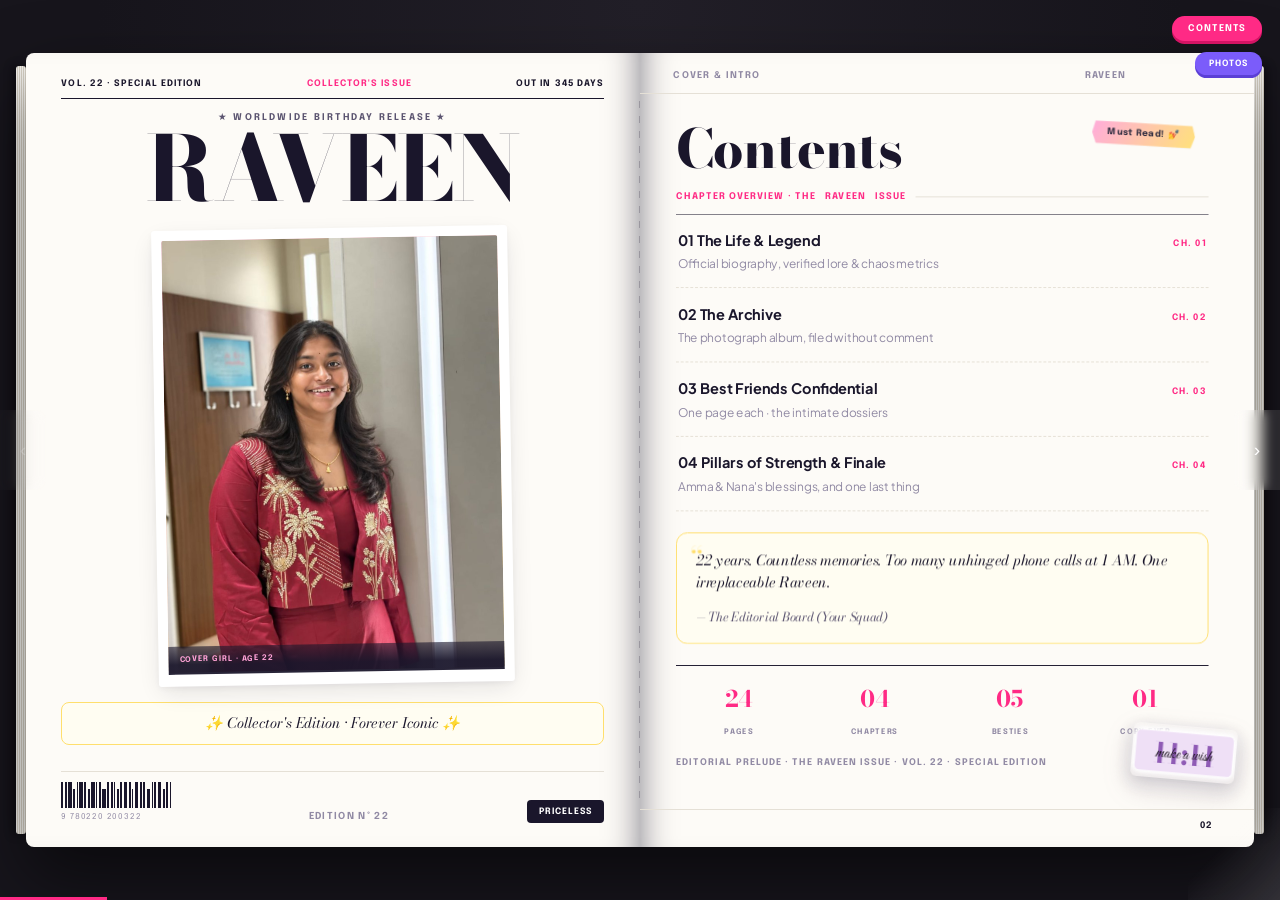
<file: index.html>
<!DOCTYPE html>
<html lang="en">
<head>
<meta charset="utf-8">
<meta name="viewport" content="width=device-width, initial-scale=1, viewport-fit=cover">
<title>The Raveen Issue</title>
<meta name="description" content="A one-copy collector's magazine for a 22nd birthday.">
<meta name="theme-color" content="#ff2a85">
<link rel="preconnect" href="https://fonts.googleapis.com">
<link rel="preconnect" href="https://fonts.gstatic.com" crossorigin>
<link rel="stylesheet" href="https://fonts.googleapis.com/css2?family=Bodoni+Moda:ital,opsz,wght@0,6..96,400..900;1,6..96,400..800&family=Epilogue:wght@600;700;800&family=Caveat:wght@400;500;600&family=Great+Vibes&family=Patrick+Hand&family=Plus+Jakarta+Sans:wght@400;500;600;700;800&display=swap">
<!-- A private thing on a public address: findable by anyone holding the link,
     and by nobody searching for her name. -->
<meta name="robots" content="noindex, noarchive">

<!-- The stylesheet and the scripts are asked for by name and a number that
     changes every time the page is opened. Hand-written numbers here drifted
     out of step more than once, and a browser answering with an old copy of
     the code from its own cupboard is indistinguishable, from the outside,
     from the code being broken. Nothing to keep in step now. -->
<script>
  document.write('<link rel="stylesheet" href="assets/css/magazine.css?v=' +
                 Date.now() + '">');
</script>
<noscript><link rel="stylesheet" href="assets/css/magazine.css"></noscript>
<link rel="icon" href="data:image/svg+xml,<svg xmlns='http://www.w3.org/2000/svg' viewBox='0 0 100 100'><text y='.9em' font-size='90'>💖</text></svg>">
</head>
<body>

<div class="deck">
<div class="book">

  <!-- ============ SPREAD 1 · PAGES 01–02 · COVER & CONTENTS ============ -->
  <section class="spread" id="cover" data-section="Cover &amp; Intro" data-hide-toc>

    <!-- P.01 · the cover -->
    <div class="leaf leaf--left" data-bare>
      <div class="cover">
        <div class="cover__strap">
          <span data-text="issueLine">Vol. 22</span>
          <span data-text="edition">Collector's Issue</span>
          <span data-render="countdown">P. 01</span>
        </div>

        <p class="cover__stars">★ <span data-text="strapline">Worldwide Birthday Release</span> ★</p>
        <h1 class="masthead" data-text="magazineName">RAVEEN</h1>

        <div class="cover__stage">
          <div class="cover__photo">
            <figure class="polaroid" style="--tilt:-1deg">
              <img class="polaroid__img" src="assets/img/cover.jpg"
                   alt="Cover portrait" data-hint="Cover portrait · assets/img/cover.jpg">
              <div class="cover__plate">
                <small>Cover Girl · Age <span data-text="age">22</span></small>
              </div>
            </figure>
          </div>
        </div>

        <p class="cover__ribbon">✨ Collector's Edition · Forever Iconic ✨</p>

        <div class="cover__foot">
          <div>
            <span class="barcode" data-render="barcode" aria-hidden="true"></span>
            <p class="barcode-no" data-text="barcodeNo">9 780220 200322</p>
          </div>
          <span class="byline" data-text="editionNo">Edition N° 22</span>
          <span class="priceless" data-text="coverPrice">Priceless</span>
        </div>
      </div>
    </div>

    <!-- P.02 · contents -->
    <div class="leaf leaf--right">
      <span class="washi" style="top:2px;right:14px;transform:rotate(3deg)">Must Read! 💅</span>

      <h2 class="hed hed--lg reveal">Contents</h2>
      <p class="kicker reveal">Chapter overview · The <span data-text="name">Raveen</span> Issue</p>

      <nav class="toc reveal" data-render="toc" aria-label="Contents"></nav>

      <div class="quotebox reveal">
        <p data-text="editorialQuote"></p>
        <cite>— <span data-text="editorialBy">The Editorial Board</span></cite>
      </div>

      <div class="stats reveal" data-render="stats"></div>

      <p class="byline reveal" style="margin-top:16px">
        Editorial prelude · The <span data-text="name">Raveen</span> Issue ·
        <span data-text="issueLine">Vol. 22</span>
      </p>
    </div>
  </section>

  <!-- =========== SPREAD 2 · PAGES 03–04 · THE LORE & METRICS ========== -->
  <section class="spread" id="lore" data-section="The Life &amp; Legend"
           data-blurb="Official biography, verified lore &amp; chaos metrics"
           data-ch="Ch. 01">

    <!-- P.03 · field biography -->
    <div class="leaf leaf--left">
      <p class="kicker reveal" data-text="lore.kicker">Chapter 01 · The Biography</p>
      <h2 class="hed reveal" data-text="lore.title">The Raveen Lore</h2>

      <figure class="polaroid reveal polaroid--free" style="--tilt:-2deg;margin:0 auto 18px">
        <span class="washi washi--sky washi--tl">Field Notes</span>
        <img class="polaroid__img polaroid__img--free" src="assets/img/lore.jpg"
             alt="" data-hint="assets/img/lore.jpg">
        <figcaption>Exhibit A. Undeniably her.</figcaption>
      </figure>

      <dl class="reveal" style="margin:0" data-render="lore"></dl>
    </div>

    <!-- P.04 · the report card -->
    <div class="leaf leaf--right">
      <p class="kicker reveal">Verified metrics</p>
      <h2 class="hed hed--sm reveal" data-text="reportCard.title">Official Report Card</h2>

      <div class="metrics reveal" data-render="metrics"></div>

      <p class="certified reveal" data-text="reportCard.stamp">
        ★ Certified Best Girl by Board of Besties ★
      </p>
    </div>
  </section>

  <!-- ============ CHAPTER 02 · THE ARCHIVE · a gallery spread ============ -->
  <section class="spread" id="gallery" data-section="The Archive"
           data-blurb="The photograph album, filed without comment"
           data-ch="Ch. 02">

    <div class="leaf leaf--left">
      <div data-gallery-head>
        <p class="kicker reveal" data-text="gallery.kicker">Chapter 02 · The Archive</p>
        <h2 class="hed reveal" data-text="gallery.title">The Archive</h2>
        <p class="dek reveal" data-text="gallery.dek"></p>
      </div>

      <div class="shots reveal" data-render="gallery"></div>
    </div>

    <div class="leaf leaf--right">
      <div class="shots reveal" data-render="gallery"></div>

      <p class="byline reveal" style="margin-top:14px" data-gallery-foot>
        Every one of them our favourite · filed with love
      </p>
    </div>
  </section>

  <!-- ============ CHAPTER 02 · BEST FRIENDS CONFIDENTIAL ============
       One friend to a page. This spread is the template: the magazine makes
       as many copies of it as the list in config.js needs, so the chapter is
       as long as the friendship list. -->
  <section class="spread" id="besties" data-section="Best Friends Confidential"
           data-blurb="One page each · the intimate dossiers" data-ch="Ch. 03">

    <div class="leaf leaf--left">
      <p class="kicker reveal">Chapter 03 · Besties Confidential</p>
      <div data-render="bestieSlot"></div>
    </div>

    <div class="leaf leaf--right">
      <p class="kicker reveal">Confidential</p>
      <div data-render="bestieSlot"></div>
    </div>
  </section>

  <!-- ========== SPREAD 5 · PAGES 09–10 · FAMILY & THE FINALE ========== -->
  <section class="spread" id="family" data-section="Pillars of Strength &amp; Finale"
           data-blurb="Amma &amp; Nana's blessings, and one last thing"
           data-ch="Ch. 04">

    <!-- P.09 · family -->
    <div class="leaf leaf--left">
      <p class="kicker reveal">Chapter 04 · Family Chronicles</p>
      <h2 class="hed hed--sm reveal" data-text="familyTitle">Pillars of Strength</h2>
      <div class="reveal" data-render="family"></div>
      <div data-render="familyAlbum"></div>
    </div>

    <!-- P.10 · the finale -->
    <div class="leaf leaf--right leaf--finale">
      <div class="finale">
        <span class="finale__badge reveal" data-text="finale.badge">Golden Milestone</span>

        <p class="finale__age reveal" data-text="age">22</p>
        <p class="dek reveal" style="margin:0;max-width:34ch"
           data-text="finale.tease">One last thing before you close it.</p>

        <div class="cake reveal" data-cake role="button" tabindex="0"
             style="position:relative" aria-label="Blow out the candle">
          <span class="candle" aria-hidden="true"><span class="flame"></span></span>
          <svg viewBox="0 44 200 116" width="100%" aria-hidden="true">
            <ellipse cx="100" cy="150" rx="90" ry="8" fill="#1a162b" opacity=".14"/>
            <rect x="16" y="140" width="168" height="9" rx="4.5" fill="#fff"/>
            <rect x="22" y="70" width="156" height="72" rx="7" fill="#ffa3d7"/>
            <path d="M22 84 q19 15 39 0 t39 0 t39 0 t39 0 V70 H22 Z" fill="#fff0f7"/>
            <rect x="22" y="56" width="156" height="18" rx="7" fill="#ffdf6d"/>
            <circle cx="52" cy="98" r="4.5" fill="#ff2a85"/>
            <circle cx="100" cy="126" r="4.5" fill="#7b5cfa"/>
            <circle cx="148" cy="96" r="4.5" fill="#ff5e5b"/>
          </svg>
        </div>

        <p class="byline" data-final-prompt>Tap the cake</p>

        <hr class="finale__rule reveal">
        <p class="finale__colophon reveal">
          The <span data-text="name">Raveen</span> Issue ·
          <span data-text="editionNo">Edition N° 22</span> · One copy ever printed
        </p>
        <p class="finale__colophon reveal" style="color:var(--pink)">
          ★ <span data-text="strapline">Worldwide Birthday Release</span> ★
        </p>

        <article data-final-message hidden>
          <h2 class="hed" data-text="finale.title">Happy 22nd, Raveen!</h2>
          <p class="body-copy" style="white-space:pre-line;max-width:36ch;margin:0 auto"
             data-text="finale.message"></p>
          <p class="script" style="margin-top:12px" data-text="finale.signoff"></p>
          <p style="margin-top:14px">
            <button class="btn" type="button" data-confetti>
              <span data-text="finale.button">Throw confetti</span>
            </button>
          </p>
        </article>
      </div>
    </div>
  </section>

  <!-- ============================ SEND-OFF ============================ -->
  <section class="spread" id="sendoff" data-hide-toc>

    <!-- P.11 · everyone, in one picture -->
    <div class="leaf leaf--left leaf--sendoff leaf--bleed">
      <div class="reveal" data-render="sendoffPhoto"></div>
    </div>

    <!-- P.12 · what they all wanted to say -->
    <div class="leaf leaf--right">
      <p class="kicker reveal" data-text="sendoff.kicker">From all of us</p>
      <h2 class="hed hed--sm reveal" data-text="sendoff.title">Chapters to Cherish</h2>
      <div class="reveal sendoff__note" data-render="sendoffNote"></div>
    </div>
  </section>

</div>
</div>

<!-- ============================== CONTROLS ============================== -->
<button class="tocbtn" type="button" data-tocbtn>Contents</button>
<button class="photobtn" type="button" data-photobtn>Photos</button>
<button class="turn turn--prev" type="button" data-prev aria-label="Previous page">&#8249;</button>
<button class="turn turn--next" type="button" data-next aria-label="Next page">&#8250;</button>
<button class="corner" type="button" data-corner aria-label="Turn the page"></button>
<div class="progress" data-progress aria-hidden="true"></div>

<script>
  (function () {
    var now = Date.now();
    document.write('<script src="assets/js/config.js?v=' + now + '"><\/script>');
    document.write('<script src="assets/js/magazine.js?v=' + now + '"><\/script>');
  })();
</script>
</body>
</html>
</file>
<file: assets/css/magazine.css>
/* ==========================================================================
   THE RAVEEN ISSUE — Editorial Memory Zine
   A collector's book: two facing cream pages bound at a centre crease, on a
   dark studio ground. Bodoni mastheads, polaroids, washi tape, die-cut badges.

   All visual decisions live here. All content lives in assets/js/config.js.
   ========================================================================== */

/* ---------- 1. Tokens ---------- */
:root {
  /* roughly the height of one page body — the book is min(92vh, 62vw) and a
     page gives up about a sixth of that to the running head and the folio */
  --page-h: calc(min(92vh, 62vw) * 0.84);

  /* paper */
  --paper: #fdfbf7;          /* warm art-paper canvas */
  --paper-2: #ffffff;        /* milk white — polaroid substrate */
  --paper-tint: #f5f1e9;
  --studio: #17151c;         /* the ground the book rests on */
  --studio-2: #221f28;

  /* ink */
  --ink: #1a162b;            /* editorial midnight, never pure black */
  --ink-soft: #5b5470;
  --ink-faint: #918aa4;
  --rule: #e5e0d6;
  --rule-ink: #1a162b;

  /* the palette */
  --pink: #ff2a85;           /* electric hot pink — the primary */
  --pink-deep: #d41464;      /* the bottom lip on a pressed button */
  --pink-soft: #ffa3d7;      /* bubblegum */
  --lavender: #7b5cfa;
  --butter: #ffdf6d;
  --peach: #ffb088;
  --coral: #ff5e5b;
  --sky: #7dd3fc;

  /* type */
  --display: "Bodoni Moda", "Didot", Georgia, serif;
  --body: "Plus Jakarta Sans", system-ui, -apple-system, sans-serif;
  --label: "Epilogue", "Plus Jakarta Sans", sans-serif;

  /* depth — print material, not digital UI */
  --lift-1: 0 4px 12px -2px rgba(26, 22, 43, 0.08), 0 1px 3px rgba(26, 22, 43, 0.04);
  --lift-2: 0 8px 24px -4px rgba(26, 22, 43, 0.12), 0 2px 6px -1px rgba(26, 22, 43, 0.06);
  --lift-3: 0 16px 36px -6px rgba(255, 42, 133, 0.22), 0 4px 12px -2px rgba(26, 22, 43, 0.08);
}

*, *::before, *::after { box-sizing: border-box; }

html, body { height: 100%; }

body {
  margin: 0;
  overflow: hidden;              /* the book never scrolls */
  background:
    radial-gradient(ellipse at 50% 0%, var(--studio-2), var(--studio) 60%);
  color: var(--ink);
  font-family: var(--body);
  font-size: 16px;
  line-height: 1.55;
  -webkit-font-smoothing: antialiased;
}

@media (prefers-reduced-motion: reduce) {
  *, *::before, *::after {
    animation-duration: 0.01ms !important;
    animation-iteration-count: 1 !important;
    transition-duration: 0.01ms !important;
  }
}

/* ---------- 2. The book ---------- */
.deck {
  position: fixed;
  inset: 0;
  display: grid;
  place-items: center;
  padding: clamp(10px, 2.4vh, 34px);
  perspective: 2800px;
  perspective-origin: 50% 46%;
}

.book {
  position: relative;
  width: min(1560px, 96vw);
  height: min(92vh, 62vw);
  transform-style: preserve-3d;
  border-radius: 10px;
}

/* the page block, seen edge on */
.book::before,
.book::after {
  content: "";
  position: absolute;
  top: 1.6%;
  bottom: 1.6%;
  width: 10px;
  z-index: 0;
  border-radius: 3px;
  background: repeating-linear-gradient(to right, #fdfbf7 0 1px, #ded8cb 1px 2px);
}

.book::before { left: -10px; box-shadow: -3px 0 10px rgba(0, 0, 0, 0.45); }
.book::after { right: -10px; box-shadow: 3px 0 10px rgba(0, 0, 0, 0.45); }

.spread {
  position: absolute;
  inset: 0;
  display: grid;
  grid-template-columns: 1fr 1fr;
  visibility: hidden;
  z-index: 1;
  border-radius: 8px;
  box-shadow: 0 30px 70px rgba(0, 0, 0, 0.55);
}

.spread.is-current { visibility: visible; z-index: 2; }

/* a single page */
.leaf {
  position: relative;
  display: flex;
  flex-direction: column;
  min-width: 0;
  background: var(--paper);
  overflow: hidden;
}

/* the crease: pages curve away into the spine */
.leaf--left {
  border-radius: 8px 0 0 8px;
  box-shadow: inset -30px 0 34px -30px rgba(26, 22, 43, 0.55);
}

.leaf--right {
  border-radius: 0 8px 8px 0;
  box-shadow: inset 30px 0 34px -30px rgba(26, 22, 43, 0.55);
}

/* stitching down the centre fold */
.spread::after {
  content: "";
  position: absolute;
  top: 6%;
  bottom: 6%;
  left: 50%;
  z-index: 12;
  width: 1px;
  margin-left: -0.5px;
  pointer-events: none;
  background: repeating-linear-gradient(
    to bottom,
    rgba(26, 22, 43, 0.22) 0 7px,
    transparent 7px 15px
  );
}

/* ---------- 3. The turning leaf ---------- */
.flipper {
  position: absolute;
  top: 0;
  right: 0;
  width: 50%;
  height: 100%;
  z-index: 5;
  transform-origin: left center;
  transform-style: preserve-3d;
  will-change: transform;
}

.flipper__face {
  position: absolute;
  inset: 0;
  overflow: hidden;
  backface-visibility: hidden;
  background: var(--paper);
  box-shadow: 0 22px 48px rgba(0, 0, 0, 0.5);
}

.flipper__face > .leaf { height: 100%; }
.flipper__back { transform: rotateY(180deg); }

.flipper__face::after {
  content: "";
  position: absolute;
  inset: 0;
  z-index: 60;
  pointer-events: none;
  background: linear-gradient(to left, rgba(26, 22, 43, 0.45), rgba(26, 22, 43, 0) 62%);
  opacity: 0;
}

.flipper--fwd { animation: leaf-fwd 0.9s cubic-bezier(0.5, 0.02, 0.42, 1) both; }
.flipper--back { animation: leaf-back 0.9s cubic-bezier(0.5, 0.02, 0.42, 1) both; }

@keyframes leaf-fwd { from { transform: rotateY(0); } to { transform: rotateY(-180deg); } }
@keyframes leaf-back { from { transform: rotateY(-180deg); } to { transform: rotateY(0); } }

.flipper--fwd .flipper__front::after,
.flipper--back .flipper__back::after { animation: rake 0.9s ease-in both; }
.flipper--fwd .flipper__back::after,
.flipper--back .flipper__front::after { animation: rake 0.9s ease-out reverse both; }

@keyframes rake { from { opacity: 0; } 60% { opacity: 0.8; } to { opacity: 0; } }

.under {
  position: absolute;
  top: 0;
  width: 50%;
  height: 100%;
  z-index: 3;
  overflow: hidden;
}

.under--right { right: 0; }
.under--left { left: 0; }
.under > .leaf { height: 100%; }

/* ---------- 4. Page furniture ---------- */
.runninghead {
  flex: 0 0 auto;
  display: flex;
  align-items: baseline;
  justify-content: space-between;
  gap: 12px;
  padding: 16px clamp(20px, 2.6vw, 38px) 9px;
  border-bottom: 1px solid var(--rule);
  font-family: var(--label);
  font-size: 0.58rem;
  font-weight: 700;
  letter-spacing: 0.14em;
  text-transform: uppercase;
  color: var(--ink-faint);
}

.leaf--left .runninghead { padding-left: clamp(24px, 3.2vw, 48px); }
.leaf--right .runninghead { padding-right: 128px; }
.runninghead b { color: var(--pink); font-weight: 700; }

.page {
  position: relative;              /* stickers hang off the page itself */
  flex: 1 1 auto;
  min-height: 0;
  overflow: hidden;               /* pages hold what they hold */
  padding: clamp(18px, 3vh, 34px) clamp(22px, 2.8vw, 42px);
}

.leaf--left .page { padding-left: clamp(26px, 3.6vw, 54px); }
.leaf--right .page { padding-right: clamp(26px, 3.6vw, 54px); }

/* A block formatting context, so the last child's bottom margin is counted
   inside the page rather than collapsing out of the measurement. */
/* Positioned, so a pinned decoration (washi tape, a sticker) is placed in the
   page's own scaled coordinates rather than drifting against the leaf. */
.page__inner { position: relative; display: flow-root; }

.folio {
  flex: 0 0 auto;
  display: flex;
  align-items: center;
  justify-content: space-between;
  gap: 12px;
  padding: 9px clamp(20px, 2.6vw, 38px) 14px;
  border-top: 1px solid var(--rule);
  font-family: var(--label);
  font-size: 0.56rem;
  font-weight: 700;
  letter-spacing: 0.14em;
  text-transform: uppercase;
  color: var(--ink-faint);
}

.leaf--left .folio { padding-left: clamp(24px, 3.2vw, 48px); }
.leaf--right .folio { padding-right: clamp(24px, 3.2vw, 48px); flex-direction: row-reverse; }
.folio__no { color: var(--ink); }

/* ---------- 5. Editorial type ---------- */
.kicker {
  display: flex;
  align-items: center;
  gap: 10px;
  margin: 0 0 10px;
  font-family: var(--label);
  font-size: 0.6rem;
  font-weight: 700;
  letter-spacing: 0.14em;
  text-transform: uppercase;
  color: var(--pink);
}

.kicker::after {
  content: "";
  flex: 1;
  height: 1px;
  background: var(--rule);
}

.hed {
  margin: 0 0 12px;
  font-family: var(--display);
  font-optical-sizing: auto;
  font-size: clamp(1.9rem, 3.4vw, 2.9rem);
  font-weight: 700;
  line-height: 1.06;
  letter-spacing: -0.015em;
  color: var(--ink);
}

.hed--lg { font-size: clamp(2.4rem, 4.4vw, 3.6rem); font-weight: 800; }
.hed--sm { font-size: clamp(1.25rem, 2vw, 1.55rem); line-height: 1.15; }
.hed em { font-style: italic; }

.dek {
  margin: 0 0 18px;
  max-width: 46ch;
  font-size: 0.95rem;
  line-height: 1.6;
  color: var(--ink-soft);
}

.body-copy { font-size: 0.92rem; line-height: 1.65; color: var(--ink-soft); }
.body-copy p { margin: 0 0 0.85em; }

.byline {
  font-family: var(--label);
  font-size: 0.6rem;
  font-weight: 700;
  letter-spacing: 0.14em;
  text-transform: uppercase;
  color: var(--ink-faint);
}

.script {
  font-family: var(--display);
  font-style: italic;
  font-size: 1.05rem;
  color: var(--ink);
}

.center { text-align: center; }
.stack > * + * { margin-top: 14px; }

/* ---------- 6. Washi tape ---------- */
.washi {
  position: absolute;
  z-index: 8;
  padding: 5px 16px;
  opacity: 0.9;
  font-family: var(--label);
  font-size: 0.58rem;
  font-weight: 700;
  letter-spacing: 0.08em;
  color: var(--ink);
  background: linear-gradient(120deg, var(--pink-soft), var(--butter));
  box-shadow: 0 1px 2px rgba(26, 22, 43, 0.15);
  clip-path: polygon(
    3% 0, 97% 4%, 100% 50%, 96% 100%, 4% 96%, 0 50%
  );
  transform: rotate(-3deg);
}

.washi--sky { background: linear-gradient(120deg, var(--sky), #c7ecff); }
.washi--lav { background: linear-gradient(120deg, var(--lavender), #cabeff); color: #fff; }
.washi--tr { top: -8px; right: 18px; transform: rotate(3deg); }
.washi--tl { top: -8px; left: 18px; transform: rotate(-4deg); }

/* ---------- 7. Polaroid ---------- */
.polaroid {
  position: relative;
  margin: 0;
  padding: 10px 10px 14px;
  background: var(--paper-2);
  border-radius: 3px;
  box-shadow: var(--lift-2);
  transform: rotate(var(--tilt, -1.5deg));
  transition: transform 0.35s cubic-bezier(0.34, 1.56, 0.64, 1);
}

.polaroid:hover { transform: rotate(0deg); }

/* A photograph's height comes from the page's WIDTH (100% of the measure at
   its aspect ratio), so scaling the page cannot shrink it — on a short window
   one photograph could outgrow the whole page. Each is given a share of the
   page's height instead, and crops into it. */
.polaroid__img {
  display: block;
  width: 100%;
  aspect-ratio: 4 / 5;
  max-height: calc(var(--page-h) * 0.44);
  object-fit: cover;
  object-position: center 28%;
  border-radius: 2px;
  background: linear-gradient(150deg, var(--pink-soft), var(--butter));
}

.polaroid__img--wide { aspect-ratio: 16 / 11; }
.polaroid__img--square { aspect-ratio: 1 / 1; }
.polaroid__img--tall { aspect-ratio: 3 / 4; }

/* In flow, not pinned to the foot of the frame: a caption that runs to two
   lines then lengthens the white chin below the photograph instead of
   climbing back over her face. */
.polaroid figcaption {
  margin: 9px 2px 0;
  font-family: var(--display);
  font-style: italic;
  font-size: 0.8rem;
  line-height: 1.3;
  color: var(--ink-soft);
  text-align: center;
}

/* a slot waiting for a photograph */
.slot {
  display: grid;
  place-items: center;
  padding: 14px;
  text-align: center;
  background:
    repeating-linear-gradient(45deg, rgba(255,255,255,.35) 0 8px, transparent 8px 16px),
    linear-gradient(150deg, var(--pink-soft), var(--butter));
}

.slot span {
  font-family: var(--label);
  font-size: 0.55rem;
  font-weight: 700;
  letter-spacing: 0.12em;
  line-height: 1.7;
  text-transform: uppercase;
  color: rgba(26, 22, 43, 0.55);
}

/* ---------- 8. Stickers & badges ---------- */
.sticker {
  display: inline-block;
  padding: 6px 14px;
  border: 2px solid var(--paper-2);
  border-radius: 999px;
  font-family: var(--label);
  font-size: 0.58rem;
  font-weight: 700;
  letter-spacing: 0.1em;
  text-transform: uppercase;
  color: var(--ink);
  background: var(--butter);
  box-shadow: var(--lift-1);
  transform: rotate(-2deg);
}

.sticker--pink { background: var(--pink); color: #fff; }
.sticker--lav { background: var(--lavender); color: #fff; }
.sticker--sky { background: var(--sky); }
.sticker--coral { background: var(--coral); color: #fff; }

.sticker--float {
  position: absolute;
  z-index: 9;
  box-shadow: var(--lift-2);
}

/* a sticker pasted onto a page: no card, no border, just the cut-out */
.sticker-img {
  height: auto;
  max-width: 70%;
  padding: 0;
  border: 0;
  border-radius: 6px;
  background: none;
  box-shadow: 0 6px 16px rgba(26, 22, 43, 0.16);
  pointer-events: none;
  user-select: none;
}

/* a sticker you placed yourself: inert until Photos mode, then grabbable */
body.is-picking .sticker-mine {
  pointer-events: auto;
  cursor: grab;
  outline: 2px dashed var(--lavender);
  outline-offset: 4px;
}

body.is-picking .sticker-mine.is-held { cursor: grabbing; opacity: 0.85; }

.stickerbtn {
  top: 88px;
  background: var(--coral);
  box-shadow: 0 3px 0 #c9403d;
}

.stickerbtn:active { box-shadow: 0 1px 0 #c9403d; }

/* hands back the photographs this browser is holding, as files */
.savebtn {
  top: 129px;
  background: #2f8f6b;
  box-shadow: 0 3px 0 #216B50;
}

.savebtn:active { box-shadow: 0 1px 0 #216B50; }

/* forgets them again, and the committed pictures come back */
.undobtn {
  top: 170px;
  background: #6a6480;
  box-shadow: 0 3px 0 #4c4760;
}

.undobtn:active { box-shadow: 0 1px 0 #4c4760; }

/* the ink-outlined chip */
.tag {
  display: inline-block;
  padding: 4px 12px;
  border: 1.5px solid var(--ink);
  border-radius: 999px;
  background: var(--paper-2);
  box-shadow: 2px 2px 0 var(--ink);
  font-family: var(--label);
  font-size: 0.55rem;
  font-weight: 700;
  letter-spacing: 0.1em;
  text-transform: uppercase;
}

/* ---------- 9. Buttons ---------- */
.btn {
  display: inline-flex;
  align-items: center;
  gap: 8px;
  padding: 10px 22px;
  border: 0;
  border-radius: 999px;
  background: var(--pink);
  color: #fff;
  cursor: pointer;
  text-decoration: none;
  font-family: var(--label);
  font-size: 0.62rem;
  font-weight: 700;
  letter-spacing: 0.12em;
  text-transform: uppercase;
  box-shadow: 0 4px 0 var(--pink-deep);
  transition: transform 0.12s ease, box-shadow 0.12s ease;
}

.btn:active { transform: translateY(2px); box-shadow: 0 2px 0 var(--pink-deep); }

.btn--ghost {
  background: var(--butter);
  color: var(--ink);
  border: 1.5px solid var(--ink);
  box-shadow: 3px 3px 0 var(--ink);
}

.btn--ghost:active { transform: translate(2px, 2px); box-shadow: 1px 1px 0 var(--ink); }

/* ---------- 10. The cover ---------- */
.cover {
  flex: 1;
  display: flex;
  flex-direction: column;
  min-height: 0;
  padding: clamp(16px, 2.6vh, 30px) clamp(22px, 2.8vw, 44px);
}

.cover__strap {
  display: flex;
  align-items: baseline;
  justify-content: space-between;
  gap: 10px;
  padding-bottom: 8px;
  border-bottom: 1.5px solid var(--ink);
  font-family: var(--label);
  font-size: 0.56rem;
  font-weight: 700;
  letter-spacing: 0.12em;
  text-transform: uppercase;
}

.cover__strap span:nth-child(2) { color: var(--pink); }

.cover__stars {
  margin: 12px 0 2px;
  text-align: center;
  font-family: var(--label);
  font-size: 0.58rem;
  font-weight: 700;
  letter-spacing: 0.24em;
  text-transform: uppercase;
  color: var(--ink-soft);
}

.masthead {
  margin: 0;
  font-family: var(--display);
  font-size: clamp(2.6rem, 7.5vw, 5.6rem);
  font-weight: 800;
  line-height: 0.92;
  letter-spacing: -0.02em;
  text-align: center;
  color: var(--ink);
}

.cover__stage {
  position: relative;
  flex: 1;
  min-height: 0;
  display: grid;
  place-items: center;
  margin: clamp(10px, 2vh, 18px) 0;
}

/* Pinned to the stage, so its height is definite and the photograph inside
   has something real to be a percentage of. */
.cover__photo {
  position: absolute;
  inset: 0;
  display: flex;
  align-items: center;
  justify-content: center;
}

/* The cover photograph is sized by the stage, not by its own proportions —
   a tall portrait derived its width from its height and walked off the page. */
.cover__photo .polaroid {
  height: 100%;
  max-width: 100%;
  aspect-ratio: 0.78;
  box-sizing: border-box;
  display: flex;
  flex-direction: column;
}

.cover__photo .polaroid__img {
  flex: 1 1 auto;
  min-height: 0;
  width: 100%;
  height: auto;
  aspect-ratio: auto;          /* the polaroid owns the shape */
  max-height: none;            /* the stage already bounds it */
  object-fit: cover;
  object-position: center 18%;
}

/* the name plate laid over the foot of the cover photograph */
/* The plate rides at the foot of the photograph, so it has to stay shallow:
   set any taller and it covers the face it is captioning. */
.cover__plate {
  position: absolute;
  inset: auto 10px 12px;
  z-index: 4;
  padding: 8px 11px;
  background: linear-gradient(to top, rgba(26, 22, 43, 0.94) 35%, rgba(26, 22, 43, 0.6));
  color: #fff;
  text-align: left;
}

.cover__plate small {
  display: block;
  font-family: var(--label);
  font-size: 0.48rem;
  font-weight: 700;
  letter-spacing: 0.12em;
  text-transform: uppercase;
  color: var(--pink-soft);
}

.cover__plate b {
  display: block;
  margin: 2px 0 1px;
  font-family: var(--display);
  font-size: 0.86rem;
  font-weight: 600;
  line-height: 1.14;
}

.cover__plate i {
  font-family: var(--display);
  font-size: 0.66rem;
  line-height: 1.25;
  color: rgba(255, 255, 255, 0.82);
}

.cover__ribbon {
  margin-top: auto;
  padding: 9px 14px;
  border: 1px solid var(--butter);
  border-radius: 8px;
  background: #fffdf2;
  text-align: center;
  font-family: var(--display);
  font-style: italic;
  font-size: 0.9rem;
  color: var(--ink);
}

.cover__foot {
  display: flex;
  align-items: flex-end;
  justify-content: space-between;
  gap: 12px;
  margin-top: 12px;
  padding-top: 10px;
  border-top: 1px solid var(--rule);
}

.barcode { display: flex; align-items: flex-end; gap: 1.5px; height: 26px; }
.barcode i { display: block; width: 2px; height: 100%; background: var(--ink); }
.barcode i:nth-child(3n) { width: 3.5px; }
.barcode i:nth-child(4n) { height: 74%; }
.barcode i:nth-child(5n) { width: 1px; }

.barcode-no {
  margin: 3px 0 0;
  font-family: var(--label);
  font-size: 0.5rem;
  letter-spacing: 0.1em;
  color: var(--ink-faint);
}

.priceless {
  padding: 5px 12px;
  border-radius: 4px;
  background: var(--ink);
  color: #fff;
  font-family: var(--label);
  font-size: 0.55rem;
  font-weight: 700;
  letter-spacing: 0.12em;
  text-transform: uppercase;
}

/* ---------- 11. Contents ---------- */
.toc { border-top: 1.5px solid var(--ink); }

.toc__item {
  display: grid;
  grid-template-columns: minmax(0, 1fr) auto;
  align-items: baseline;
  gap: 4px 14px;
  width: 100%;
  padding: 15px 2px;
  border: 0;
  border-bottom: 1px dashed var(--rule);
  background: none;
  cursor: pointer;
  text-align: left;
  color: inherit;
  font: inherit;
  transition: background-color 0.2s, padding-left 0.2s;
}

.toc__item:hover { background: #fff8fb; padding-left: 10px; }

.toc__title {
  font-family: var(--body);
  font-size: 0.95rem;
  font-weight: 700;
  color: var(--ink);
}

.toc__ch {
  font-family: var(--label);
  font-size: 0.58rem;
  font-weight: 700;
  letter-spacing: 0.12em;
  text-transform: uppercase;
  color: var(--pink);
}

.toc__sub {
  grid-column: 1 / -1;
  margin: 0;
  font-size: 0.78rem;
  color: var(--ink-faint);
}

/* the pinned editorial quote */
.quotebox {
  position: relative;
  margin-top: 22px;
  padding: 18px 20px 16px;
  border: 1px solid var(--butter);
  border-radius: 12px;
  background: #fffdf2;
}

.quotebox::before {
  content: "\201C";
  position: absolute;
  top: 2px;
  left: 14px;
  font-family: var(--display);
  font-size: 2rem;
  color: var(--butter);
}

.quotebox p {
  margin: 0 0 10px;
  font-family: var(--display);
  font-style: italic;
  font-size: 0.95rem;
  line-height: 1.5;
  color: var(--ink);
}

.quotebox cite {
  font-family: var(--display);
  font-style: italic;
  font-size: 0.82rem;
  color: var(--ink-soft);
}

/* ---------- 12. The lore ---------- */
.lore-entry { margin-bottom: 18px; }

.lore-entry dt {
  font-family: var(--label);
  font-size: 0.72rem;
  font-weight: 700;
  letter-spacing: 0.12em;
  text-transform: uppercase;
  color: var(--lavender);
}

.lore-entry dd {
  margin: 5px 0 0;
  font-size: 1.24rem;
  line-height: 1.6;
  color: var(--ink-soft);
}

/* ---------- 13. The report card ---------- */
.metrics { border-top: 1.5px solid var(--ink); }

/* The rows share out whatever room the page has left, so the card reaches
   the foot of the page instead of stopping two-thirds down it. */
.metric {
  display: grid;
  grid-template-columns: minmax(0, 1fr) auto;
  align-items: center;
  gap: 6px 12px;
  padding: calc(12px + var(--metric-air, 0px)) 2px calc(11px + var(--metric-air, 0px));
  border-bottom: 1px solid var(--rule);
}

.metric__label { font-size: 1rem; font-weight: 600; color: var(--ink); }

.metric__val {
  font-family: var(--label);
  font-size: 0.78rem;
  font-weight: 700;
  letter-spacing: 0.06em;
  color: var(--pink);
}

.metric__bar {
  grid-column: 1 / -1;
  height: 11px;
  border: 1.5px solid var(--ink);
  border-radius: 999px;
  background: var(--paper-2);
  overflow: hidden;
}

.metric__bar i {
  display: block;
  height: 100%;
  border-radius: 999px;
  background: linear-gradient(90deg, var(--pink), var(--lavender));
}

.certified {
  margin-top: 18px;
  padding: 12px;
  border: 2px dashed var(--butter);
  border-radius: 10px;
  background: #fffdf2;
  text-align: center;
  font-family: var(--label);
  font-size: 0.62rem;
  font-weight: 700;
  letter-spacing: 0.08em;
  color: var(--ink);
}

/* ---------- 14. Besties ---------- */
/* A dossier is a page of its own: the portrait stands beside the writing,
   the way a magazine sets a profile, rather than sitting on top of it in a
   letterbox strip that would slice an upright phone photograph in half. */
.bestie {
  position: relative;
  display: grid;
  grid-template-columns: minmax(0, 0.92fr) minmax(0, 1fr);
  gap: clamp(20px, 2.6vw, 38px);
  align-items: start;
}

.bestie > .polaroid { max-width: 100%; margin: 0; }

/* the writing is one block in the second column, not five loose rows that
   would spread themselves down the height of the photograph */
.bestie__body {
  display: flex;
  flex-direction: column;
  align-items: start;          /* a pill is as wide as its words */
  gap: 10px;
}

/* A deep portrait by default, because most arrive from a phone held upright.
   A photograph that loads replaces this with its own proportions. */
.bestie > .polaroid .polaroid__img {
  aspect-ratio: 2 / 3;
  max-height: calc(var(--page-h) * 1.05);
}

/* a landscape photograph takes the full measure, the writing below it */
.bestie--wide { display: block; }

/* Sized by its height, so the photograph keeps its own proportions instead of
   being letterboxed back into a strip by a height cap it cannot honour. */
.bestie--wide > .polaroid {
  width: fit-content;
  max-width: 100%;
  margin: 0 auto clamp(14px, 2vh, 22px);
}

.bestie--wide > .polaroid .polaroid__img {
  width: auto;
  max-width: 100%;
  height: calc(var(--page-h) * 0.62);
  max-height: none;
}

.bestie--wide .bestie__body { align-items: start; }

/* narrow enough that two columns would leave neither any room */
@media (max-width: 900px) {
  .bestie { display: block; }
  .bestie > .polaroid { max-width: 92%; margin: 0 0 14px; }
}

.bestie__entry {
  font-family: var(--label);
  font-size: 0.56rem;
  font-weight: 700;
  letter-spacing: 0.12em;
  text-transform: uppercase;
  color: var(--ink-faint);
}

.bestie__name {
  margin: 2px 0 8px;
  font-family: var(--display);
  font-size: clamp(1.6rem, 2.8vw, 2.2rem);
  font-weight: 800;
  line-height: 1;
  letter-spacing: 0.01em;
  color: var(--ink);
}

.bestie__quote {
  margin: 10px 0 12px;
  font-family: var(--display);
  font-style: italic;
  font-size: 1.16rem;
  line-height: 1.45;
  color: var(--ink-soft);
}

/* two to a page, side by side */
.bestie-pair {
  display: grid;
  grid-template-columns: repeat(var(--cols, 2), minmax(0, 1fr));
  gap: 18px;
  align-items: start;
}

.bestie-pair .bestie__name { font-size: clamp(1.1rem, 1.8vw, 1.4rem); }
.bestie-pair .bestie__quote { font-size: 0.82rem; margin: 8px 0 10px; }
.bestie-pair .bestie > .polaroid { max-width: 100%; }
.bestie-pair .polaroid__img { max-height: calc(var(--page-h) * 0.34); }

/* three to a page: the cards give up the tape and tighten their type */
.bestie-pair[style*="--cols: 3"] { gap: 12px; }
.bestie-pair[style*="--cols: 3"] .bestie__name { font-size: clamp(0.95rem, 1.4vw, 1.15rem); }
.bestie-pair[style*="--cols: 3"] .bestie__quote { font-size: 0.74rem; }
.bestie-pair[style*="--cols: 3"] .btn { padding: 8px 14px; font-size: 0.6rem; }

/* ---------- The Archive: a gallery spread ---------- */

/* A grid of photographs takes its height from the page's WIDTH, so scaling
   the page cannot shrink it — the fit has nothing to work with and bottoms
   out. Each photograph is sized by its HEIGHT instead, a share of the page,
   with the width following its own proportions. Mixed widths wrap like a
   contact sheet, which is what a gallery should look like anyway. */
/* A page of plates fills its page: three tall cells across, each holding a
   photograph that covers it. The grid's height is set in the page's own terms,
   so it is the same share of the sheet whatever size the window is — and the
   photographs are as big as the page allows rather than as big as their own
   proportions happen to make them. */
.shots {
  display: flex;
  align-items: center;
  justify-content: center;
  height: calc(var(--page-h) * 0.86);
  /* room for the tilt, which reaches past the frame it is in */
  padding: 4px 8px;
  margin: 10px 0 0;
  --gutter: clamp(7px, 1.1vw, 14px);
}

/* the arrangement the page settled on: nested rows and columns, filled out
   by the browser so the photographs reach both edges */
.collage { max-width: 100%; max-height: 100%; }

.cnode {
  display: flex;
  gap: var(--gutter);
  min-width: 0;
  min-height: 0;
}

.cnode--row { flex-direction: row; }
.cnode--col { flex-direction: column; }

.shot {
  position: relative;
  display: block;
  min-width: 0;
  min-height: 0;
  margin: 0;
  padding: 7px;
  background: var(--paper-2);
  border-radius: 2px;
  box-shadow: var(--lift-1);
  /* barely a tilt: these sit shoulder to shoulder now */
  transform: rotate(calc(var(--tilt, -1.5deg) * 0.14));
  transition: transform .35s cubic-bezier(.34,1.56,.64,1);
}

.shot:hover { transform: rotate(0deg) scale(1.02); z-index: 3; }

/* Each frame already carries close to its photograph's own proportions, so
   `cover` has next to nothing left to cut — and what little it does take, it
   takes from below the chin rather than off the top of a head. */
.shot .polaroid__img {
  display: block;
  width: 100%;
  height: 100%;
  max-height: none;
  aspect-ratio: auto;
  object-fit: cover;
  object-position: center 32%;
}

.shot figcaption {
  position: absolute;
  left: 7px;
  right: 7px;
  bottom: 7px;
  padding: 4px 6px;
  background: rgba(255, 252, 246, .9);
  font-family: var(--display);
  font-style: italic;
  font-size: .6rem;
  line-height: 1.2;
  text-align: center;
  color: var(--ink);
}

/* ---------- Page designs ----------
   A theme is a look a page can be given. `pageStyles` in config.js says which
   spread wears which; a spread with no entry keeps the magazine's own look.
   Each theme is self-contained, so adding another is adding one block here
   and one line there. */

/* --- shared by every theme --- */
.leaf--album .page__inner { padding: 28px 32px 14px; }
.leaf--album .shot { border-radius: 1px; }
/* the photographs take whatever the heading leaves, rather than a fixed
   share of the page — the heading is short and the pictures are the point */
.leaf--album-open .shots { height: calc(var(--page-h) * 0.62); }

.leaf--album .hed { font-size: clamp(1.2rem, 2.3vw, 1.6rem); margin-bottom: 4px; }
.leaf--album .dek { font-size: .68rem; line-height: 1.4; max-width: 52ch; margin: 4px 0 0; }
.leaf--album .kicker { font-size: .46rem; }

/* The room kept clear for whatever is pinned to a page is measured from the
   thing itself, in script — a fixed share of the page was too little for a
   framed picture and too much for a small cut-out. */

/* the writing on a small plate covers the photograph, so it waits for a
   reader who hovers over it instead */
.shot--quiet figcaption { opacity: 0; transition: opacity .2s ease; }
.shot--quiet:hover figcaption { opacity: 1; }

/* a page whose photographs reach its edges has no room for a pinned note or
   a daisy: half-hidden behind a plate, they only look dropped there */
.sb--spare .sb__note,
.sb--spare .sb__daisy { display: none; }
.leaf--album .album-mark--c,
.leaf--album .album-mark--d { display: none; }

.leaf--album .hed { line-height: 1; }

.album-mark {
  position: absolute;
  z-index: 6;
  pointer-events: none;
  user-select: none;
}

.album-mark--a { top: 7%;    right: 6%;   font-size: clamp(28px, 4.4vh, 52px); transform: rotate(-10deg); }
.album-mark--b { bottom: 9%; left: 5%;    font-size: clamp(24px, 3.8vh, 44px); transform: rotate(8deg); }
.album-mark--c { top: 46%;   left: 3.5%;  font-size: clamp(16px, 2.4vh, 26px); opacity: .8; }
.album-mark--d { bottom: 26%; right: 4%;  font-size: clamp(16px, 2.4vh, 26px); opacity: .8; }


/* ========= 1. scrapbook — the same warm paper as the rest of the book ========
   A scrapbook laid on the magazine's own stock, so the chapter belongs to the
   issue: kraft and cream and hot pink, handwriting for the captions. */

.theme--scrapbook {
  --sb-card: #ffffff;      /* the mount under a photograph */
  --sb-tape: #e8d9bd;      /* washi */
  --sb-kraft: #e7d8c2;     /* torn paper */
  --sb-note: #fdf3dd;      /* the note pad */

  background:
    radial-gradient(circle at 20% 15%, #fffdf8 0%, transparent 34%),
    radial-gradient(circle at 78% 76%, #fff8ef 0%, transparent 32%),
    var(--paper);
}

/* the faint grain of pressed paper */
.theme--scrapbook .page::before {
  content: ""; position: absolute; inset: 0; opacity: .5; pointer-events: none;
  background-image: repeating-linear-gradient(0deg, transparent 0 3px, rgba(120,95,70,.05) 4px);
}

/* a torn, hand-drawn edge to finish the page */
.theme--scrapbook .page::after {
  content: ""; position: absolute; inset: 14px 16px; pointer-events: none;
  border: 1.5px dashed rgba(90, 70, 55, .28);
  border-radius: 36px 12px 32px 14px;
}

.theme--scrapbook .kicker { color: var(--pink-deep); }

.theme--scrapbook .hed {
  font-family: "Caveat", "Great Vibes", var(--display), cursive;
  font-weight: 600;
  font-size: clamp(2.6rem, 5vw, 3.6rem);
  color: var(--ink);
}

.theme--scrapbook .dek {
  font-family: "Patrick Hand", cursive;
  font-size: 1.05rem;
  color: var(--ink-soft);
}

.theme--scrapbook .shot {
  background: var(--sb-card);
  padding: 7px;
  box-shadow: 0 6px 14px rgba(90, 70, 55, .22);
}

/* a strip of washi tape over the top of every one */
.theme--scrapbook .shot::before {
  content: ""; position: absolute; top: -9px; left: 50%;
  width: 58%; height: 19px; margin-left: -29%;
  transform: rotate(-3deg); opacity: .95;
  box-shadow: 0 1px 2px rgba(90,70,55,.22);
  background:
    radial-gradient(circle, rgba(120,95,70,.16) 1px, transparent 1px) 0 0/5px 5px,
    repeating-linear-gradient(90deg, rgba(255,255,255,.45) 0 4px, transparent 4px 8px),
    var(--sb-tape);
}

.theme--scrapbook .shot:nth-child(even)::before { transform: rotate(4deg); }

.theme--scrapbook .shot figcaption {
  font-family: "Caveat", "Patrick Hand", var(--display), cursive;
  font-style: normal;
  font-size: .8rem;
  line-height: 1.1;
  color: var(--ink);
}

.theme--scrapbook .album-mark { font-family: "Caveat", cursive; color: var(--pink-soft); }

/* --- the furniture of a scrapbook page --- */

/* the photographs sit above whatever is laid down first */
.leaf--album .page__inner { position: relative; z-index: 2; }

.sb { position: absolute; inset: 0; pointer-events: none; }

/* torn kraft paper, laid down before the photographs */
.sb__torn {
  position: absolute;
  z-index: 1;
  background: var(--sb-kraft, #e7d8c2);
  opacity: .95;
}

.sb__torn--one {
  width: 34%; height: 19%;
  left: -8%; bottom: 3%;
  transform: rotate(-3deg);
  clip-path: polygon(0 8%, 5% 5%, 12% 8%, 20% 4%, 30% 7%, 42% 4%, 54% 8%,
    66% 4%, 78% 7%, 90% 3%, 100% 8%, 96% 92%, 85% 89%, 75% 94%, 63% 90%,
    51% 95%, 40% 90%, 28% 94%, 16% 90%, 5% 94%);
}

.sb__torn--two {
  width: 27%; height: 15%;
  right: -7%; top: 2%;
  transform: rotate(3deg);
  opacity: .55;
  clip-path: polygon(0 5%, 12% 8%, 23% 3%, 34% 7%, 45% 4%, 58% 8%, 70% 3%,
    82% 7%, 100% 4%, 97% 95%, 85% 91%, 72% 96%, 60% 92%, 45% 96%, 30% 92%,
    17% 97%, 3% 91%);
}

/* the small print on the torn page */
.sb__print {
  position: absolute;
  left: 14%; top: 20%;
  width: 68%;
  margin: 0;
  transform: rotate(-3deg);
  font-family: Georgia, serif;
  font-size: clamp(6px, 1.1vh, 10px);
  line-height: 1.45;
  color: #6b5646;
  opacity: .8;
}

/* loose strips of tape, not on anything in particular */
.sb__tape {
  position: absolute;
  z-index: 1;
  width: 15%; height: 3.4%;
  opacity: .85;
  box-shadow: 0 1px 2px rgba(0,0,0,.25);
  background:
    radial-gradient(circle, rgba(120,95,70,.15) 1px, transparent 1px) 0 0/5px 5px,
    repeating-linear-gradient(90deg, rgba(255,255,255,.45) 0 4px, transparent 4px 8px),
    var(--sb-tape, #e8d9bd);
}

.sb__tape--one { left: 1.5%; top: 44%; transform: rotate(-74deg); }
.sb__tape--two { right: 1.5%; top: 30%; transform: rotate(76deg); }

/* a note torn from a pad, holes down its edge */
.sb__note {
  position: absolute;
  z-index: 1;
  right: 4%; bottom: 4%;
  width: 13%;
  padding: 8% 3% 4%;
  transform: rotate(4deg);
  box-shadow: 0 5px 10px rgba(90,70,55,.22);
  background:
    repeating-linear-gradient(to bottom, transparent 0 13px, rgba(120,95,70,.16) 14px),
    var(--sb-note, #fdf3dd);
  clip-path: polygon(3% 0, 95% 3%, 97% 18%, 94% 35%, 98% 50%, 95% 70%,
    99% 85%, 94% 100%, 5% 97%, 2% 85%, 5% 70%, 2% 55%, 5% 40%, 2% 20%);
}

.sb__note p {
  margin: 0;
  font-family: "Caveat", "Patrick Hand", cursive;
  font-size: clamp(11px, 2vh, 21px);
  line-height: 1.15;
  text-align: center;
  color: #191919;
  white-space: pre-line;
}

.sb__note-heart { display: block; margin-top: 3px; font-size: 1.15em; }

/* the punched holes */
.sb__note::before {
  content: "";
  position: absolute;
  left: -3%; top: 12%;
  width: 8%; aspect-ratio: 1;
  border-radius: 50%;
  background: var(--paper);
  box-shadow: 0 190% var(--paper), 0 380% var(--paper), 0 570% var(--paper),
              inset 0 1px 2px rgba(90,70,55,.28);
}

/* a paper clip over the top edge */
.sb__clip {
  position: absolute;
  z-index: 8;
  right: 3%; top: 1.5%;
  width: 3.2%; height: 9%;
  border: 3px solid #c3a882;
  border-bottom: none;
  border-radius: 40% 40% 0 0;
  transform: rotate(5deg);
}

.sb__clip::after {
  content: "";
  position: absolute;
  left: 0; top: 14%;
  width: 68%; height: 78%;
  border: 2px solid #806b4f;
  border-bottom: none;
  border-radius: 40% 40% 0 0;
}

/* a daisy, dropped in a corner */
.sb__daisy {
  position: absolute;
  z-index: 1;
  left: 3%; bottom: 5%;
  width: 7.5%; aspect-ratio: 1;
}

.sb__petal {
  position: absolute;
  left: 34%; top: 18%;
  width: 32%; height: 46%;
  border-radius: 50%;
  background: #fffaf0;
  box-shadow: 0 1px 2px rgba(90,70,55,.16);
  transform-origin: 50% 100%;
}

.sb__petal:nth-child(1) { transform: rotate(0deg)   translateY(-58%); }
.sb__petal:nth-child(2) { transform: rotate(45deg)  translateY(-58%); }
.sb__petal:nth-child(3) { transform: rotate(90deg)  translateY(-58%); }
.sb__petal:nth-child(4) { transform: rotate(135deg) translateY(-58%); }
.sb__petal:nth-child(5) { transform: rotate(180deg) translateY(-58%); }
.sb__petal:nth-child(6) { transform: rotate(225deg) translateY(-58%); }
.sb__petal:nth-child(7) { transform: rotate(270deg) translateY(-58%); }
.sb__petal:nth-child(8) { transform: rotate(315deg) translateY(-58%); }

.sb__daisy-eye {
  position: absolute;
  left: 34%; top: 34%;
  width: 32%; aspect-ratio: 1;
  border-radius: 50%;
  background: radial-gradient(circle, #b27a17, #d39b35 55%, #9a6411);
}

/* only the scrapbook has furniture */
.theme--beige .sb, .theme--card .sb { display: none; }


/* ============ 2. beige — a collage on tan paper, black frames ============ */

.theme--beige {
  background:
    radial-gradient(ellipse at 20% 20%, rgba(255,255,255,.10), transparent 30%),
    radial-gradient(ellipse at 80% 75%, rgba(255,255,255,.08), transparent 30%),
    #b29a86;
  color: #2b211a;
}

/* the sweeping white arcs, and the paper grain */
.theme--beige .page::before {
  content: ""; position: absolute; inset: -18%; pointer-events: none;
  border: 6px solid rgba(255,255,255,.85);
  border-left-color: transparent;
  border-bottom-color: transparent;
  border-radius: 50%;
  transform: rotate(26deg);
  opacity: .9;
}

.theme--beige .page::after {
  content: ""; position: absolute; inset: 0; pointer-events: none; opacity: .22;
  background-image:
    repeating-linear-gradient(0deg, rgba(255,255,255,.08) 0 1px, transparent 1px 4px),
    repeating-linear-gradient(90deg, rgba(70,45,30,.04) 0 1px, transparent 1px 5px);
}

.theme--beige .runninghead { color: rgba(43,33,26,.72); border-bottom-color: rgba(43,33,26,.22); }
.theme--beige .folio { color: rgba(43,33,26,.6); border-top-color: rgba(43,33,26,.22); }
.theme--beige .folio__no { color: #080706; }
.theme--beige .kicker { color: #5b493b; }
.theme--beige .kicker::after { background: rgba(43,33,26,.3); }
.theme--beige .byline { color: rgba(43,33,26,.62); }

.theme--beige .hed { font-family: var(--display); font-weight: 800; color: #080706; }
.theme--beige .dek { color: #4a3a2e; }

/* photographs in solid black frames */
.theme--beige .shot {
  background: #080706;
  padding: 10px 10px 10px;
  box-shadow: 0 7px 15px rgba(0,0,0,.3);
}

.theme--beige .shot figcaption { background: rgba(8,7,6,.82); color: #e6dbcb; }

.theme--beige .album-mark { color: #f5ecdf; }


/* ============ 3. card — a keepsake album, maroon on warm paper ============ */

.theme--card {
  --al-mount: #5a1019;
  background:
    radial-gradient(circle at 20% 18%, rgba(255,255,255,.5), transparent 26%),
    radial-gradient(circle at 82% 84%, rgba(255,255,255,.34), transparent 30%),
    #e9ddd0;
}

.theme--card .page {
  background-image: repeating-linear-gradient(0deg, rgba(100,70,50,.12) 0 1px, transparent 1px 4px);
}

.theme--card .page::before {
  content: ""; position: absolute; inset: 12px 14px; pointer-events: none;
  border: 2px solid #b75b64;
  border-radius: 46px 18px 42px 22px;
  box-shadow: inset 0 0 0 7px rgba(255,255,255,.3);
}

.theme--card .page::after {
  content: ""; position: absolute; inset: 26px 28px; pointer-events: none;
  border: 2px dashed #c47a80;
  border-radius: 38px 14px 36px 16px;
}

.theme--card .page__inner { padding: 30px 34px 16px; }
.theme--card .kicker { color: var(--al-mount); }
.theme--card .kicker::after { background: rgba(90,16,25,.25); }
.theme--card .dek { color: #6d3a34; }
.theme--card .byline { color: #7b4038; }

.theme--card .hed {
  font-family: "Great Vibes", cursive;
  font-weight: 400;
  font-size: clamp(2.6rem, 5vw, 3.6rem);
  color: var(--al-mount);
}

.theme--card .shot {
  background: var(--al-mount);
  padding: 9px 9px 9px;
  box-shadow: 0 5px 12px rgba(60,20,20,.28);
}

.theme--card .shot::after {
  content: "\2665"; position: absolute; right: 9px; bottom: 6px;
  font-size: .8rem; line-height: 1; color: rgba(255,255,255,.9);
}

.theme--card .shot figcaption { color: #fff9ef; padding-right: 14px; }
.theme--card .album-mark { color: var(--al-mount); opacity: .5; }

/* the closing page of the chapter: the whole life, given the whole page */
.lifepage__photo {
  margin: 14px 0 0;
  padding: 7px 7px 6px;
  background: var(--paper-2);
  border-radius: 4px;
  box-shadow: var(--lift-2);
  transform: rotate(-0.7deg);
}

/* its own proportions, uncropped — it is a collage, and cutting it loses
   the very years it is there to show */
.lifepage__photo .polaroid__img {
  display: block;
  width: 100%;
  height: auto;
  aspect-ratio: auto;
  max-height: none;
  object-fit: contain;
}

.lifepage__note {
  margin: 16px 0 0;
  font-family: var(--display);
  font-size: 0.94rem;
  font-style: italic;
  line-height: 1.5;
  text-align: center;
  color: var(--ink-soft);
}

/* ---------- 15. Family ---------- */
/* A height cap on a photograph sized from the page's WIDTH squashes it into a
   letterbox and crops the rest away — on a portrait photograph of two people,
   most of both of them. These take their height from the page and their width
   from the photograph, so nothing is cut. */
.letter-card .polaroid__img {
  width: auto;
  height: calc(var(--page-h) * 0.27);
  max-width: none;
  max-height: none;
  aspect-ratio: auto;
}

.letter-card {
  position: relative;
  padding: 16px 18px;
  border-radius: 12px;
  background: var(--paper-2);
  box-shadow: var(--lift-1);
}

.letter-card + .letter-card { margin-top: 14px; }

.letter-card__to {
  margin: 0 0 2px;
  font-family: var(--display);
  font-size: 1.05rem;
  font-weight: 700;
  color: var(--ink);
}

.letter-card__from {
  margin: 0 0 8px;
  font-family: var(--label);
  font-size: 0.55rem;
  font-weight: 700;
  letter-spacing: 0.12em;
  text-transform: uppercase;
  color: var(--pink);
}

.letter-card p {
  margin: 0;
  font-size: 0.85rem;
  line-height: 1.6;
  color: var(--ink-soft);
  white-space: pre-line;
}

/* ---------- 16. The finale ---------- */
.leaf--finale {
  background:
    radial-gradient(ellipse at 50% 30%, #ffe9f3 0%, var(--paper) 62%);
}

.finale {
  display: grid;
  place-items: center;
  align-content: center;
  gap: 20px;
  text-align: center;
}

.finale__badge {
  padding: 7px 18px;
  border-radius: 999px;
  background: linear-gradient(120deg, var(--butter), var(--peach));
  border: 2px solid var(--paper-2);
  box-shadow: var(--lift-2);
  font-family: var(--label);
  font-size: 0.6rem;
  font-weight: 700;
  letter-spacing: 0.14em;
  text-transform: uppercase;
}

.cake { width: clamp(170px, 22vh, 240px); margin-top: 44px; cursor: pointer; }

.candle {
  position: absolute;
  bottom: 87%;
  left: 50%;
  width: 12px;
  height: 48px;
  margin-left: -6px;
  border-radius: 3px;
  background: repeating-linear-gradient(45deg, #fff 0 6px, var(--pink-soft) 6px 12px);
}

.flame {
  position: absolute;
  bottom: 100%;
  left: 50%;
  width: 17px;
  height: 24px;
  margin: 0 0 4px -8.5px;
  border-radius: 50% 50% 50% 50% / 60% 60% 40% 40%;
  background: radial-gradient(circle at 50% 70%, #fff6c4, var(--butter) 52%, rgba(255, 94, 91, 0.2));
  box-shadow: 0 0 30px 10px rgba(255, 223, 109, 0.5);
  transform-origin: 50% 100%;
  animation: flicker 0.9s ease-in-out infinite alternate;
}

@keyframes flicker {
  from { transform: scale(1) rotate(-3deg); opacity: 0.9; }
  to { transform: scale(1.13) rotate(3deg); opacity: 1; }
}

.is-blown .flame { opacity: 0; transform: scale(0.15); transition: all 0.45s ease; }

.confetti-piece {
  position: fixed;
  top: -16px;
  z-index: 700;
  width: 8px;
  height: 13px;
  pointer-events: none;
  animation: fall linear forwards;
}

@keyframes fall { to { transform: translateY(108vh) rotate(760deg); opacity: 0.1; } }

/* the contents stats strip */
.stats {
  display: grid;
  grid-template-columns: repeat(4, minmax(0, 1fr));
  gap: 10px;
  margin-top: 22px;
  padding-top: 16px;
  border-top: 1.5px solid var(--ink);
}

.stat { text-align: center; }

.stat b {
  display: block;
  font-family: var(--display);
  font-size: 1.5rem;
  font-weight: 700;
  color: var(--pink);
}

.stat span {
  font-family: var(--label);
  font-size: 0.5rem;
  font-weight: 700;
  letter-spacing: 0.12em;
  text-transform: uppercase;
  color: var(--ink-faint);
}

/* the big numeral on the finale page */
.finale__age {
  margin: 0;
  font-family: var(--display);
  font-size: clamp(4rem, 9vw, 7rem);
  font-weight: 800;
  line-height: 0.85;
  letter-spacing: -0.03em;
  color: var(--pink);
}

/* once the last word is out, the teaser furniture stands aside */
.finale.is-open { gap: 12px; }
.finale.is-open .dek,
.finale.is-open .finale__age,
.finale.is-open .finale__rule,
.finale.is-open .finale__colophon,
.finale.is-open [data-final-prompt] { display: none; }
.finale.is-open .cake { width: clamp(110px, 13vh, 148px); margin-top: 66px; }

.finale__rule {
  width: min(220px, 60%);
  margin: 4px 0 0;
  border: 0;
  border-top: 1px solid var(--rule);
}

.finale__colophon {
  margin: 0;
  font-family: var(--label);
  font-size: 0.56rem;
  font-weight: 700;
  letter-spacing: 0.16em;
  text-transform: uppercase;
  color: var(--ink-faint);
}

/* a quieter button, for something optional beside the main one */
.btn--quiet {
  background: transparent;
  color: var(--lavender);
  border: 2px solid var(--lavender);
  box-shadow: none;
}

.btn--quiet:active { transform: translateY(1px); }

.addfriend { margin-top: 4px; }

/* the form for adding a friend to the chapter */
.form label {
  display: block;
  margin-top: 12px;
  font-family: var(--label);
  font-size: 0.56rem;
  font-weight: 700;
  letter-spacing: 0.12em;
  text-transform: uppercase;
  color: var(--ink-faint);
}

.form input,
.form textarea {
  display: block;
  width: 100%;
  margin-top: 5px;
  padding: 9px 11px;
  border: 1.5px solid var(--rule);
  border-radius: 8px;
  background: var(--paper);
  box-sizing: border-box;
  font-family: var(--body);
  font-size: 0.9rem;
  color: var(--ink);
  text-transform: none;
  letter-spacing: 0;
}

.form input:focus,
.form textarea:focus { outline: 2px solid var(--lavender); border-color: transparent; }

.form textarea { resize: vertical; line-height: 1.55; }

.form__row {
  display: flex;
  flex-wrap: wrap;
  gap: 10px;
  margin: 16px 0 0;
}

.form__note {
  margin: 14px 0 0;
  font-size: 0.8rem;
  line-height: 1.5;
  color: var(--ink-soft);
  white-space: pre-wrap;
  word-break: break-word;
}

.form__label {
  margin: 18px 0 0;
  font-family: var(--label);
  font-size: 0.56rem;
  font-weight: 700;
  letter-spacing: 0.12em;
  text-transform: uppercase;
  color: var(--ink-faint);
}

.form__list { margin: 6px 0 0; padding: 0; list-style: none; }

.form__list li {
  display: flex;
  align-items: center;
  justify-content: space-between;
  gap: 10px;
  padding: 7px 0;
  border-bottom: 1px dashed var(--rule);
  font-family: var(--display);
  font-size: 0.95rem;
}

.form__list button {
  border: 0;
  background: none;
  cursor: pointer;
  font-size: 1.1rem;
  line-height: 1;
  color: var(--ink-faint);
}

.form__list button:hover { color: var(--pink); }

/* ---------- 17. Letters modal ---------- */
.modal {
  position: fixed;
  inset: 0;
  z-index: 800;
  display: grid;
  place-items: center;
  padding: 24px;
  background: rgba(26, 22, 43, 0.62);
  backdrop-filter: blur(3px);
}

.modal[hidden] { display: none; }

.letter {
  position: relative;
  width: min(620px, 100%);
  max-height: 88vh;
  overflow-y: auto;
  padding: 34px clamp(24px, 5vw, 44px);
  border-radius: 14px;
  background: var(--paper-2);
  box-shadow: var(--lift-3);
}

.letter__close {
  position: absolute;
  top: 10px;
  right: 14px;
  border: 0;
  background: none;
  color: var(--ink-faint);
  cursor: pointer;
  font-size: 1.5rem;
  line-height: 1;
}

.letter__body {
  margin-top: 14px;
  font-size: 0.98rem;
  line-height: 1.7;
  color: var(--ink-soft);
  white-space: pre-line;
}

/* ---------- 18. Controls ---------- */
.turn {
  position: fixed;
  top: 50%;
  z-index: 500;
  width: 46px;
  height: 80px;
  margin-top: -40px;
  display: grid;
  place-items: center;
  border: 0;
  background: rgba(255, 255, 255, 0.1);
  backdrop-filter: blur(6px);
  color: #fff;
  cursor: pointer;
  font-size: 1.2rem;
  transition: background-color 0.2s;
}

.turn:hover { background: var(--pink); }
.turn:disabled { opacity: 0.2; cursor: default; }
.turn:disabled:hover { background: rgba(255, 255, 255, 0.1); }
.turn--prev { left: 0; border-radius: 0 8px 8px 0; }
.turn--next { right: 0; border-radius: 8px 0 0 8px; }

.corner {
  position: fixed;
  right: 0;
  bottom: 0;
  z-index: 480;
  width: 92px;
  height: 92px;
  border: 0;
  padding: 0;
  background: linear-gradient(315deg, rgba(255, 255, 255, 0.12), transparent 62%);
  cursor: pointer;
  transition: width 0.25s, height 0.25s;
}

.corner:hover { width: 116px; height: 116px; }
.corner:disabled { display: none; }

.tocbtn {
  position: fixed;
  top: 16px;
  right: 18px;
  z-index: 520;
  padding: 8px 16px;
  border: 0;
  border-radius: 999px;
  background: var(--pink);
  color: #fff;
  cursor: pointer;
  font-family: var(--label);
  font-size: 0.58rem;
  font-weight: 700;
  letter-spacing: 0.12em;
  text-transform: uppercase;
  box-shadow: 0 3px 0 var(--pink-deep);
}

.tocbtn:active { transform: translateY(2px); box-shadow: 0 1px 0 var(--pink-deep); }

/* putting a photograph in from this computer */
.photobtn {
  position: fixed;
  top: 52px;
  right: 18px;
  z-index: 520;
  padding: 7px 14px;
  border: 0;
  border-radius: 999px;
  background: var(--lavender);
  color: #fff;
  cursor: pointer;
  font-family: var(--label);
  font-size: 0.54rem;
  font-weight: 700;
  letter-spacing: 0.12em;
  text-transform: uppercase;
  box-shadow: 0 3px 0 #5b3fd6;
}

.photobtn:active { transform: translateY(2px); box-shadow: 0 1px 0 #5b3fd6; }

body.is-picking .polaroid__img,
body.is-picking .slot {
  outline: 3px dashed var(--lavender);
  outline-offset: 3px;
  cursor: pointer;
}

.photonote {
  position: fixed;
  left: 50%;
  bottom: 18px;
  z-index: 620;
  transform: translateX(-50%);
  max-width: min(680px, 92vw);
  margin: 0;
  padding: 10px 18px;
  border-radius: 999px;
  background: var(--studio);
  color: #fff;
  font-family: var(--body);
  font-size: 0.78rem;
  text-align: center;
  box-shadow: var(--lift-2);
}

.photonote a { color: var(--butter); }

.masthead-tag {
  display: none;
  position: fixed;
  top: 18px;
  left: 22px;
  z-index: 520;
  font-family: var(--display);
  font-size: 0.95rem;
  font-weight: 700;
  letter-spacing: 0.02em;
  color: var(--pink);
}

.masthead-tag small {
  display: block;
  font-family: var(--label);
  font-size: 0.52rem;
  font-weight: 700;
  letter-spacing: 0.14em;
  text-transform: uppercase;
  color: rgba(255, 255, 255, 0.5);
}

.progress {
  position: fixed;
  left: 0;
  bottom: 0;
  z-index: 520;
  height: 3px;
  background: var(--pink);
  transition: width 0.5s ease;
}

/* ---------- 19. Reveal ---------- */
.reveal { opacity: 0; transform: translateY(14px); }

.spread.is-revealed .reveal {
  animation: rise 0.55s cubic-bezier(0.2, 0.7, 0.3, 1) both;
  animation-delay: calc(var(--i, 0) * 55ms + 110ms);
}

.reveal.is-in { opacity: 1; transform: none; animation: none; }

@keyframes rise { to { opacity: 1; transform: none; } }

/* a page a continuation did not need */
.leaf--blank .runninghead,
.leaf--blank .folio { visibility: hidden; }

/* ---------- 20. Small screens ---------- */
@media (max-width: 900px) {
  .deck { padding: 0; perspective: none; }
  .book { width: 100%; height: 100%; }
  .book::before, .book::after { display: none; }
  .spread {
    grid-template-columns: 1fr;
    overflow-y: auto;
    overscroll-behavior: contain;
    border-radius: 0;
  }
  .spread::after { display: none; }
  .leaf { border-radius: 0; box-shadow: none; overflow: visible; }
  .leaf + .leaf { border-top: 1px solid var(--rule); }
  .leaf .page { overflow: visible; min-height: 0; }
  .leaf--right .runninghead { display: none; }
  .runninghead { padding-right: 120px; }
  .flipper, .under { display: none; }
  .bestie-pair { grid-template-columns: 1fr; }
  /* putting a photograph in from this computer */
.photobtn {
  position: fixed;
  top: 52px;
  right: 18px;
  z-index: 520;
  padding: 7px 14px;
  border: 0;
  border-radius: 999px;
  background: var(--lavender);
  color: #fff;
  cursor: pointer;
  font-family: var(--label);
  font-size: 0.54rem;
  font-weight: 700;
  letter-spacing: 0.12em;
  text-transform: uppercase;
  box-shadow: 0 3px 0 #5b3fd6;
}

.photobtn:active { transform: translateY(2px); box-shadow: 0 1px 0 #5b3fd6; }

body.is-picking .polaroid__img,
body.is-picking .slot {
  outline: 3px dashed var(--lavender);
  outline-offset: 3px;
  cursor: pointer;
}

.photonote {
  position: fixed;
  left: 50%;
  bottom: 18px;
  z-index: 620;
  transform: translateX(-50%);
  max-width: min(680px, 92vw);
  margin: 0;
  padding: 10px 18px;
  border-radius: 999px;
  background: var(--studio);
  color: #fff;
  font-family: var(--body);
  font-size: 0.78rem;
  text-align: center;
  box-shadow: var(--lift-2);
}

.photonote a { color: var(--butter); }

.masthead-tag { display: none; }
}

/* ---------- 21. Print ---------- */
@media print {
  body { overflow: visible; background: #fff; }
  .deck { position: static; }
  .book { width: auto; height: auto; }
  .spread {
    position: static;
    visibility: visible;
    page-break-after: always;
    box-shadow: none;
    min-height: 100vh;
  }
  .turn, .corner, .tocbtn, .progress, /* putting a photograph in from this computer */
.photobtn {
  position: fixed;
  top: 52px;
  right: 18px;
  z-index: 520;
  padding: 7px 14px;
  border: 0;
  border-radius: 999px;
  background: var(--lavender);
  color: #fff;
  cursor: pointer;
  font-family: var(--label);
  font-size: 0.54rem;
  font-weight: 700;
  letter-spacing: 0.12em;
  text-transform: uppercase;
  box-shadow: 0 3px 0 #5b3fd6;
}

.photobtn:active { transform: translateY(2px); box-shadow: 0 1px 0 #5b3fd6; }

body.is-picking .polaroid__img,
body.is-picking .slot {
  outline: 3px dashed var(--lavender);
  outline-offset: 3px;
  cursor: pointer;
}

.photonote {
  position: fixed;
  left: 50%;
  bottom: 18px;
  z-index: 620;
  transform: translateX(-50%);
  max-width: min(680px, 92vw);
  margin: 0;
  padding: 10px 18px;
  border-radius: 999px;
  background: var(--studio);
  color: #fff;
  font-family: var(--body);
  font-size: 0.78rem;
  text-align: center;
  box-shadow: var(--lift-2);
}

.photonote a { color: var(--butter); }

.masthead-tag { display: none; }
}

/* ---------- 17. The send-off ----------
   The last spread: everyone in one picture on the left, and what they all
   wanted to say facing it. */

/* The collage takes a fixed share of the page rather than whatever is left
   over. Left to claim the remainder it settled the whole spread at a scale
   of its own choosing, and the letter facing it was set in type too small to
   read comfortably. */
.sendoff__plate {
  display: flex;
  align-items: stretch;
  justify-content: center;
}

/* the frame hugs the picture rather than the page, so there is no white
   margin standing in for a photograph that isn't that shape */
/* The frame hugs the picture rather than the caption underneath it: sized by
   the caption, the picture sat letterboxed inside a box wider than itself,
   with the empty frame showing down both sides. */
.sendoff__photo {
  display: inline-flex;
  flex-direction: column;
  align-items: center;
  max-width: 100%;
  max-height: 100%;
  margin: 6px 0 0;
  padding: 8px 8px 6px;
  background: var(--paper-2);
  border-radius: 3px;
  box-shadow: var(--lift-2);
  transform: rotate(-0.6deg);
}

/* its own proportions, uncropped: six people in one frame, and a crop takes
   one of them out of it */
.sendoff__photo .polaroid__img {
  flex: 1 1 auto;
  min-height: 0;
  width: auto;
  height: auto;
  max-width: 100%;
  max-height: none;
  aspect-ratio: auto;
  object-fit: contain;
  background: none;
}

/* The caption is not allowed to decide how wide the frame is — it is a long
   line, and it was holding the mount open far wider than the picture inside
   it. Zero width with a full-width floor: it takes the width the photograph
   settles on, and wraps within it. */
.sendoff__photo figcaption {
  flex: 0 0 auto;
  width: 0;
  min-width: 100%;
  padding: 7px 4px 2px;
  font-family: var(--display);
  font-style: italic;
  font-size: .78rem;
  line-height: 1.3;
  text-align: center;
  color: var(--ink-soft);
}

.sendoff__note p {
  margin: 0 0 12px;
  max-width: 64ch;
  font-size: 1.12rem;
  line-height: 1.6;
  color: var(--ink);
}

.sendoff__sign {
  margin-top: 16px !important;
  font-family: "Great Vibes", var(--display), cursive;
  font-size: 1.6rem;
  color: var(--pink);
}

.sendoff__strap {
  margin-top: 16px !important;
  padding-top: 12px;
  border-top: 1px solid var(--rule);
  max-width: 64ch;
  font-family: var(--label);
  font-size: .56rem;
  letter-spacing: .18em;
  text-transform: uppercase;
  color: var(--ink-soft);
}

/* ---------- 18. The family album ----------
   Two photographs under the letters. Sized by height, not by the width of the
   page, so scaling the page can actually shrink them — and so a picture taken
   sideways sits beside one taken upright without either being cropped. */

.famstrip {
  display: flex;
  flex-wrap: wrap;
  align-items: flex-start;
  justify-content: center;
  gap: clamp(10px, 1.4vw, 18px);
  margin: 14px 0 0;
}

.famshot {
  margin: 0;
  padding: 7px 7px 5px;
  background: var(--paper-2);
  border-radius: 3px;
  box-shadow: var(--lift-1);
  transform: rotate(calc(var(--tilt, -1.5deg) * 0.5));
  transition: transform .35s cubic-bezier(.34,1.56,.64,1);
}

.famshot:hover { transform: rotate(0deg) scale(1.02); z-index: 3; }

.famshot .polaroid__img {
  display: block;
  width: auto;
  height: calc(var(--page-h) * 0.26);
  max-width: 100%;
  max-height: none;
  aspect-ratio: auto;
  object-fit: cover;
}

.famshot figcaption {
  padding: 5px 2px 0;
  max-width: 22ch;
  font-family: var(--display);
  font-style: italic;
  font-size: .68rem;
  line-height: 1.25;
  text-align: center;
  color: var(--ink-soft);
}

/* ========= keepsake — the family spread =========
   Not printed: kept. Handwriting round the photographs, tape holding them
   down, a few paper notes and charms on the last page. Everything here is
   drawn rather than loaded, and all of it hangs off the page rather than the
   page body, so it decorates without being measured. */

.theme--keepsake {
  --keep-tape: rgba(246, 195, 216, .72);
  --keep-kraft: #f2e4cf;
  --keep-blush: #ffe0ec;
  --keep-hand: "Caveat", "Patrick Hand", cursive;
}

.leaf--left.theme--keepsake { background: #fffaf5; }

.leaf--right.theme--keepsake,
.leaf--right.theme--keepsake .leaf--finale {
  background: radial-gradient(118% 92% at 50% 4%, #ffe6f1 0%, #ffeff6 46%, #fff8fb 100%);
}

.theme--keepsake .page__inner { position: relative; z-index: 2; }

.keep {
  position: absolute;
  inset: 0;
  z-index: 1;
  pointer-events: none;
}

.keep > div { position: absolute; }
.keep svg { display: block; width: 100%; height: auto; }

/* ---- the letters ---- */

.theme--keepsake .letter-card {
  border-radius: 16px;
  box-shadow: 0 12px 26px rgba(140, 96, 118, .10);
}

.theme--keepsake .letter-card .polaroid,
.theme--keepsake .famshot {
  background: #fff;
  border-radius: 4px;
}

/* a dashed hand-cut edge inside every frame */
.theme--keepsake .letter-card .polaroid__img,
.theme--keepsake .famshot .polaroid__img {
  outline: 1.4px dashed #c3aee0;
  outline-offset: 3px;
}

/* tape holding each one down */
.theme--keepsake .letter-card .polaroid::before,
.theme--keepsake .famshot::before {
  content: "";
  position: absolute;
  top: -10px;
  left: 50%;
  width: 56%;
  height: 20px;
  margin-left: -28%;
  transform: rotate(-4deg);
  background:
    repeating-linear-gradient(90deg, rgba(255,255,255,.5) 0 5px, transparent 5px 10px),
    repeating-linear-gradient(0deg, rgba(255,255,255,.5) 0 5px, transparent 5px 10px),
    var(--keep-tape);
  box-shadow: 0 1px 2px rgba(140, 96, 118, .18);
}

.theme--keepsake .famshot:nth-child(even)::before {
  transform: rotate(5deg);
  background:
    repeating-linear-gradient(90deg, rgba(255,255,255,.35) 0 6px, transparent 6px 12px),
    var(--keep-kraft);
}

.theme--keepsake .letter-card:nth-of-type(2) .polaroid::before {
  transform: rotate(4deg);
  background:
    repeating-linear-gradient(90deg, rgba(255,255,255,.35) 0 6px, transparent 6px 12px),
    var(--keep-kraft);
}

/* the heart beside a name, and the note pinned under the photograph */
.keep-tick { color: var(--pink); font-size: .95rem; }

/* the note sits in the card's own foot, so the card below cannot paint over
   the end of it */
.theme--keepsake .letter-card { padding-bottom: 34px; }

.keep-pin {
  position: absolute;
  right: 12px;
  bottom: 6px;
  width: 32%;
  z-index: 3;
  font-family: var(--keep-hand);
  font-size: 1.05rem;
  line-height: 1.05;
  text-align: center;
  color: #6b5a66;
  transform: rotate(-7deg);
}

/* the album strip, written on by hand */
.theme--keepsake .famstrip {
  justify-content: flex-end;
  padding-left: 19%;
  margin-top: 22px;
}

.theme--keepsake .famshot figcaption {
  font-family: var(--keep-hand);
  font-style: normal;
  font-size: 1rem;
  color: #6b5a66;
}

/* ---- what is pinned to the pages ---- */

.keep-badge { text-align: center; }
.keep-badge b {
  position: absolute;
  inset: 26% 14% auto;
  font-family: var(--keep-hand);
  font-weight: 400;
  font-size: .95rem;
  line-height: 1.05;
  color: #a33a68;
}

.keep-note {
  font-family: var(--keep-hand);
  font-size: 1.06rem;
  line-height: 1.12;
  color: #5d4c58;
}

.keep-note--card,
.keep-note--blush {
  padding: 12px 12px 14px;
  border-radius: 3px;
  box-shadow: 0 7px 15px rgba(140, 96, 118, .16);
}

.keep-note--card { background: var(--keep-kraft); }
.keep-note--blush { background: var(--keep-blush); }

.keep-heart {
  display: block;
  margin-top: 3px;
  color: #d97fa8;
  font-size: .85rem;
}

.keep-spark { color: #f3c96a; line-height: 1; }

/* a little stack of books, each spine with a wish on it */
.keep-books b {
  display: block;
  margin: 0 0 4px auto;
  padding: 5px 8px;
  border-radius: 3px;
  background: #ffe2ed;
  box-shadow: 0 3px 7px rgba(140, 96, 118, .16);
  font-family: var(--label);
  font-weight: 700;
  font-size: .5rem;
  letter-spacing: .1em;
  text-transform: uppercase;
  text-align: center;
  color: #9c4470;
}

.keep-books b:nth-child(2) { background: #ffeef4; }
.keep-books b:nth-child(3) { background: #ffe2ed; }
.keep-books b:nth-child(4) { background: #fff4f8; }

/* a picture pinned up rather than a sticker pasted on */
.sticker-frame {
  margin: 0;
  padding: 7px 7px 9px;
  background: #fffdf8;
  border-radius: 3px;
  box-shadow: 0 12px 24px rgba(120, 90, 110, .20);
}

.sticker-frame::before {
  content: "";
  position: absolute;
  top: -9px;
  left: 50%;
  width: 44%;
  height: 18px;
  margin-left: -22%;
  transform: rotate(-3deg);
  background:
    repeating-linear-gradient(90deg, rgba(255,255,255,.5) 0 5px, transparent 5px 10px),
    rgba(246, 195, 216, .7);
  box-shadow: 0 1px 2px rgba(140, 96, 118, .18);
}

.sticker-frame img,
.sticker-frame svg {
  display: block;
  width: 100%;
  height: auto;
  border-radius: 2px;
}

/* a drawn sticker: the white die-cut edge comes from the shadow, so it works
   whatever shape is inside it */
.sticker-drawn {
  filter:
    drop-shadow(0 0 3px #fff) drop-shadow(0 0 3px #fff)
    drop-shadow(0 0 2px #fff) drop-shadow(0 5px 9px rgba(120, 90, 110, .28));
}

.sticker-drawn svg { display: block; width: 100%; height: auto; }

/* the bears, pinned up at the end of the letter from everyone */
.sendoff__card {
  position: relative;
  width: 46%;
  max-width: 230px;
  margin: 20px auto 0;
  padding: 7px 7px 9px;
  background: #fffdf8;
  border-radius: 3px;
  box-shadow: 0 12px 24px rgba(120, 90, 110, .20);
  transform: rotate(-2deg);
}

.sendoff__card::before {
  content: "";
  position: absolute;
  top: -9px;
  left: 50%;
  width: 44%;
  height: 18px;
  margin-left: -22%;
  transform: rotate(-3deg);
  background:
    repeating-linear-gradient(90deg, rgba(255,255,255,.5) 0 5px, transparent 5px 10px),
    rgba(246, 195, 216, .7);
  box-shadow: 0 1px 2px rgba(140, 96, 118, .18);
}

.sendoff__card svg { display: block; width: 100%; height: auto; border-radius: 2px; }

/* The biography photograph: six people in one frame, so it is never cropped.
   Height comes from the page and width from the photograph — the other way
   round, a full-width frame would have cut a third off the top and bottom. */
.polaroid--free {
  width: fit-content;
  max-width: 100%;
}

.polaroid__img--free {
  width: auto;
  height: calc(var(--page-h) * 0.62);
  max-width: 100%;
  max-height: none;
  aspect-ratio: auto;
  object-fit: contain;
}

/* ---------- the closing photograph, given the whole page ----------
   No heading, no mount, no margin: the picture runs from one edge of the
   page to the other, as tall as the page is. Its own line sits over the foot
   of it rather than under the frame, so nothing but the photograph takes any
   room at all. */

.leaf--bleed .page { padding: 0; }
.leaf--bleed .page__inner { padding: 0; }

.leaf--bleed .sendoff__plate {
  align-items: center;
  margin: 0;
}

.leaf--bleed .sendoff__photo {
  margin: 0;
  padding: 0;
  background: none;
  border-radius: 0;
  box-shadow: none;
  transform: none;
}

.leaf--bleed .sendoff__photo figcaption {
  position: absolute;
  left: 0;
  right: 0;
  bottom: 0;
  width: auto;
  min-width: 0;
  padding: 10px 14px 12px;
  background: linear-gradient(to top, rgba(28, 22, 32, .62), rgba(28, 22, 32, 0));
  font-size: .82rem;
  color: #fff8fb;
}
</file>
